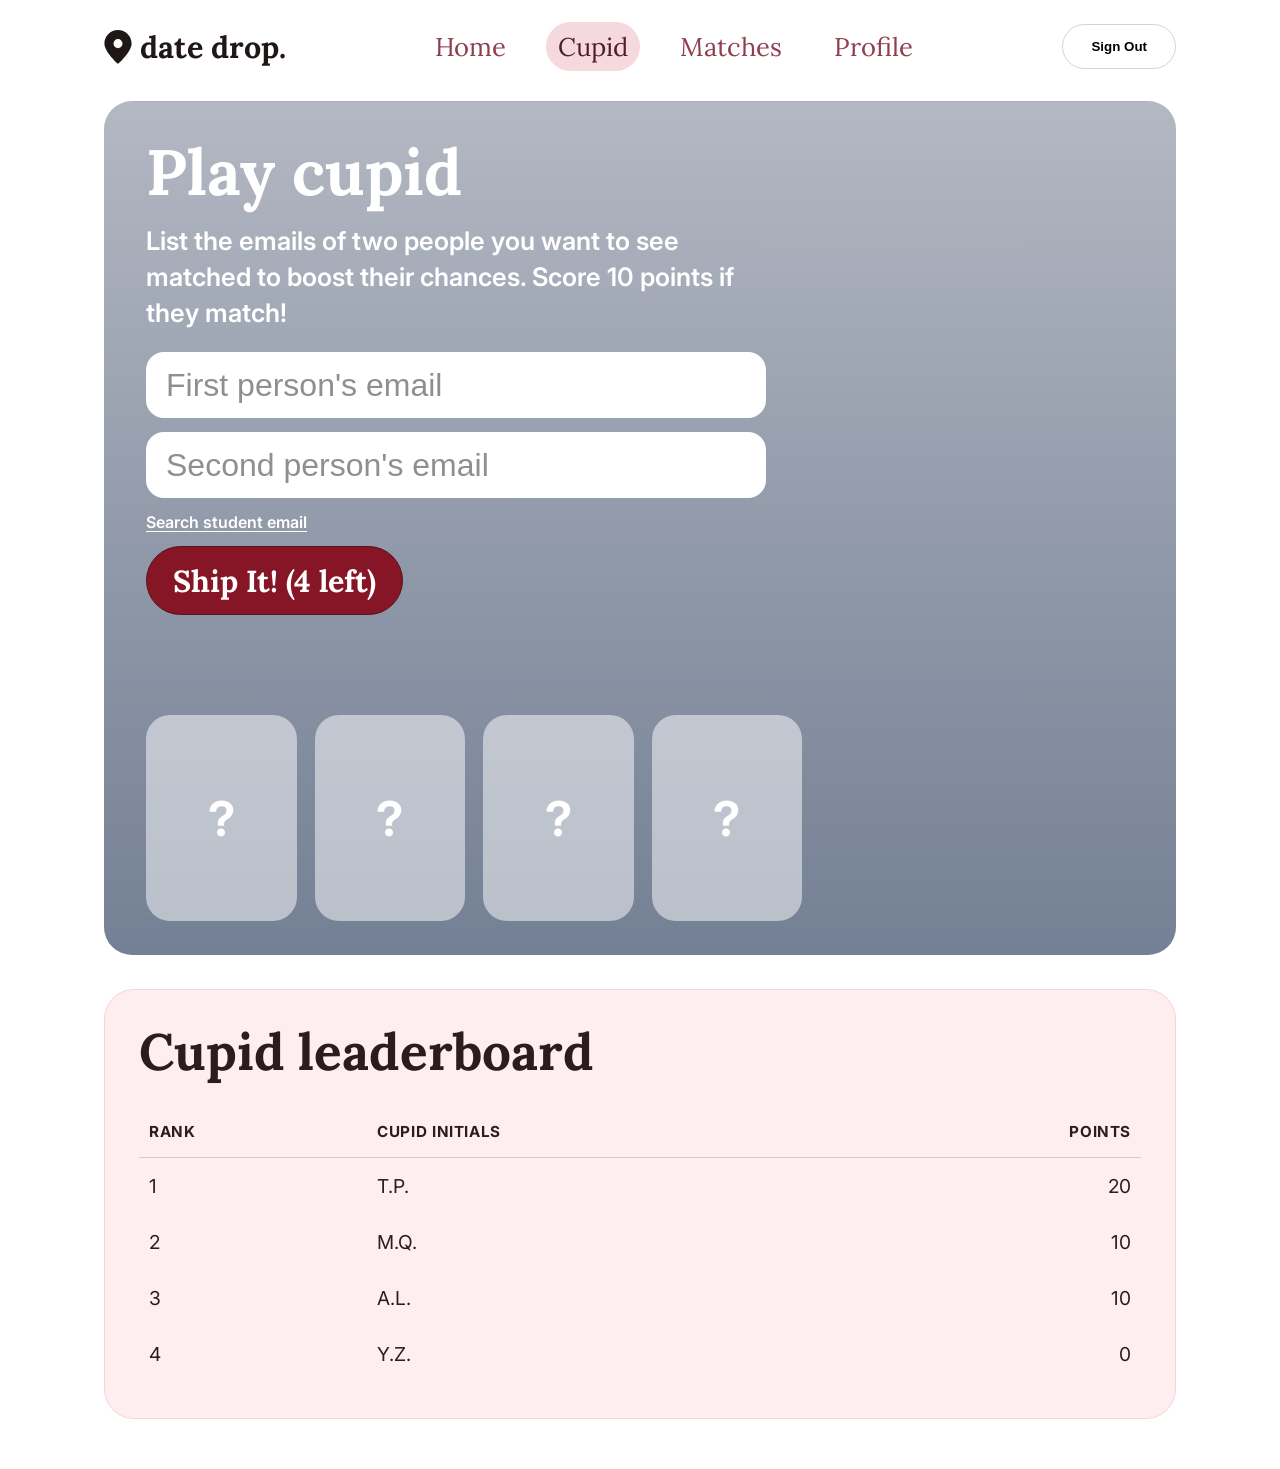
<file: cupid.html>
<!DOCTYPE html>
<html lang="en">
<head>
  <meta charset="UTF-8" />
  <meta name="viewport" content="width=device-width, initial-scale=1.0" />
  <title>Date Drop | Cupid</title>
  <link rel="preconnect" href="https://fonts.googleapis.com" />
  <link rel="preconnect" href="https://fonts.gstatic.com" crossorigin />
  <link href="https://fonts.googleapis.com/css2?family=Lora:wght@600;700&family=Inter:wght@400;500;600;700&display=swap" rel="stylesheet" />
  <link rel="stylesheet" href="cupid.css" />
</head>
<body class="cupid-body">
  <header class="topbar">
    <a href="/home" class="logo logo--dark">
      <svg class="logo-icon" viewBox="0 0 24 30" fill="currentColor" xmlns="http://www.w3.org/2000/svg">
        <path d="M12 0C5.373 0 0 5.373 0 12c0 7.5 12 18 12 18S24 19.5 24 12C24 5.373 18.627 0 12 0zm0 16a4 4 0 1 1 0-8 4 4 0 0 1 0 8z"/>
      </svg>
      <span>date drop.</span>
    </a>

    <nav class="menu">
      <a href="/home">Home</a>
      <a href="/cupid" class="is-active">Cupid</a>
      <a href="/home">Matches</a>
      <a href="#">Profile</a>
    </nav>

    <button class="signout-btn" type="button" onclick="window.location.href='/'">Sign Out</button>
  </header>

  <main class="cupid-shell">
    <section class="cupid-hero">
      <div class="cupid-hero-overlay"></div>
      <div class="cupid-hero-content">
        <h1>Play cupid</h1>
        <p>List the emails of two people you want to see matched to boost their chances. Score 10 points if they match!</p>

        <form id="cupidForm" class="cupid-form">
          <input id="firstEmail" type="email" placeholder="First person's email" required />
          <input id="secondEmail" type="email" placeholder="Second person's email" required />
          <a href="#" class="search-link">Search student email</a>
          <button id="shipBtn" type="submit" class="ship-btn">Ship It! (4 left)</button>
          <p id="shipStatus" class="ship-status" aria-live="polite"></p>
        </form>

        <div class="cupid-slots">
          <div class="slot">?</div>
          <div class="slot">?</div>
          <div class="slot">?</div>
          <div class="slot">?</div>
        </div>
      </div>
    </section>

    <section class="leaderboard">
      <h2>Cupid leaderboard</h2>
      <table>
        <thead>
          <tr>
            <th>Rank</th>
            <th>Cupid Initials</th>
            <th>Points</th>
          </tr>
        </thead>
        <tbody>
          <tr><td>1</td><td>T.P.</td><td>20</td></tr>
          <tr><td>2</td><td>M.Q.</td><td>10</td></tr>
          <tr><td>3</td><td>A.L.</td><td>10</td></tr>
          <tr><td>4</td><td>Y.Z.</td><td>0</td></tr>
        </tbody>
      </table>
    </section>
  </main>

  <script src="cupid.js"></script>
</body>
</html>
</file>
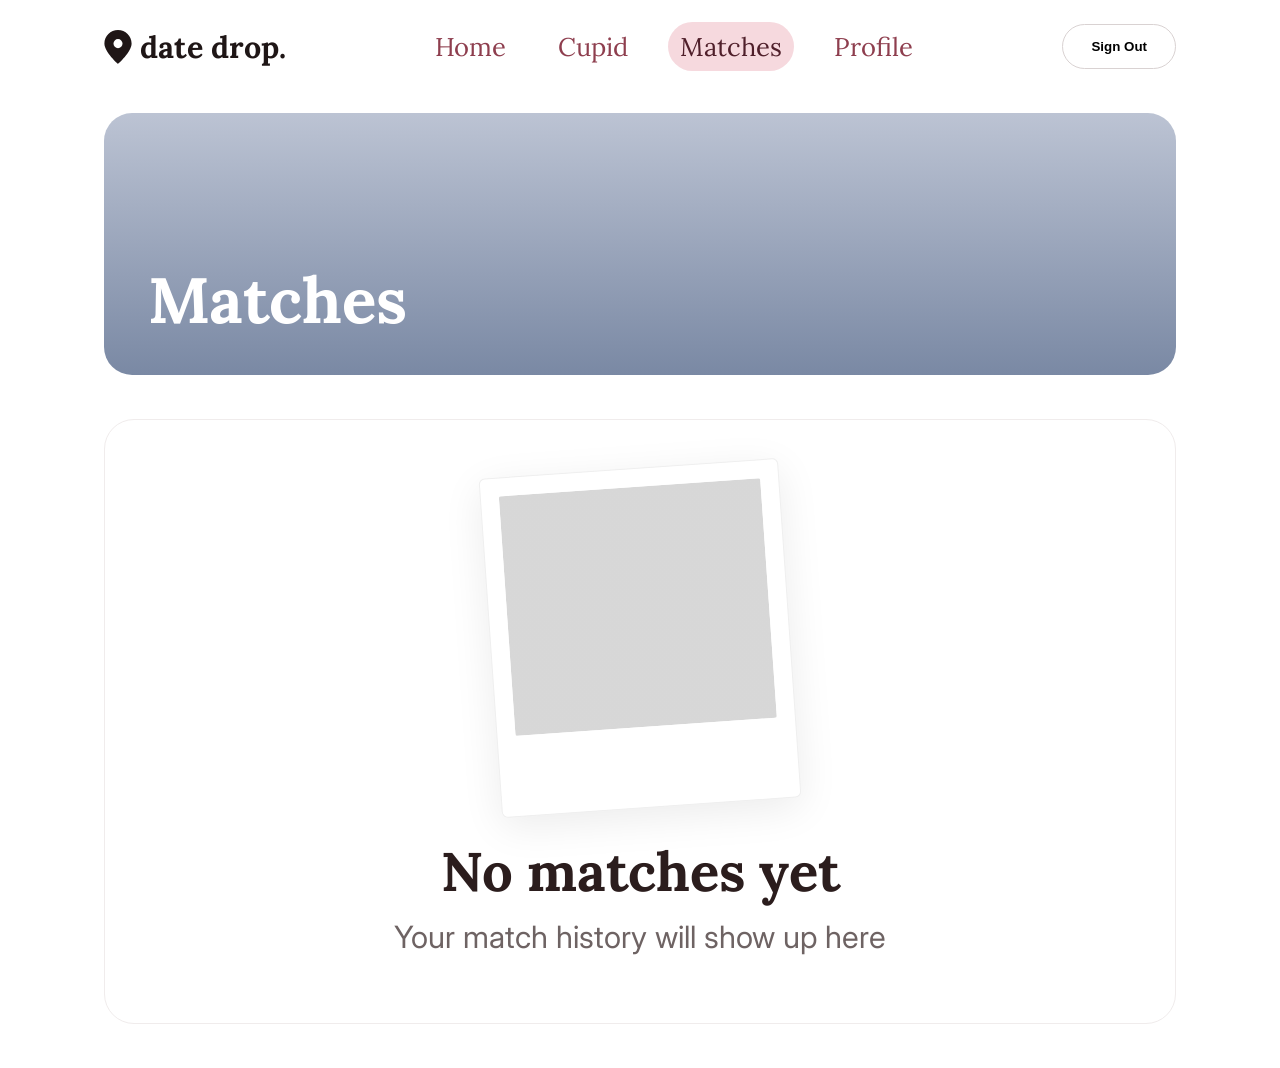
<file: home.html>
<!DOCTYPE html>
<html lang="en">
<head>
  <meta charset="UTF-8" />
  <meta name="viewport" content="width=device-width, initial-scale=1.0" />
  <title>Date Drop | Home</title>
  <link rel="preconnect" href="https://fonts.googleapis.com" />
  <link rel="preconnect" href="https://fonts.gstatic.com" crossorigin />
  <link href="https://fonts.googleapis.com/css2?family=Lora:wght@600;700&family=Inter:wght@400;500;600;700&display=swap" rel="stylesheet" />
  <link rel="stylesheet" href="home.css" />
</head>
<body class="home-body">
  <header class="topbar">
    <a href="/home" class="logo logo--dark">
      <svg class="logo-icon" viewBox="0 0 24 30" fill="currentColor" xmlns="http://www.w3.org/2000/svg">
        <path d="M12 0C5.373 0 0 5.373 0 12c0 7.5 12 18 12 18S24 19.5 24 12C24 5.373 18.627 0 12 0zm0 16a4 4 0 1 1 0-8 4 4 0 0 1 0 8z"/>
      </svg>
      <span>date drop.</span>
    </a>

    <nav class="menu">
      <a href="/home">Home</a>
      <a href="/cupid">Cupid</a>
      <a href="/home" class="is-active">Matches</a>
      <a href="#">Profile</a>
    </nav>

    <button class="signout-btn" type="button" onclick="window.location.href='/'">Sign Out</button>
  </header>

  <main class="home-shell">
    <section class="matches-hero">
      <h1>Matches</h1>
    </section>

    <section class="empty-state-card">
      <div class="polaroid">
        <div class="polaroid-photo"></div>
      </div>
      <h2>No matches yet</h2>
      <p>Your match history will show up here</p>
    </section>
  </main>
</body>
</html>
</file>
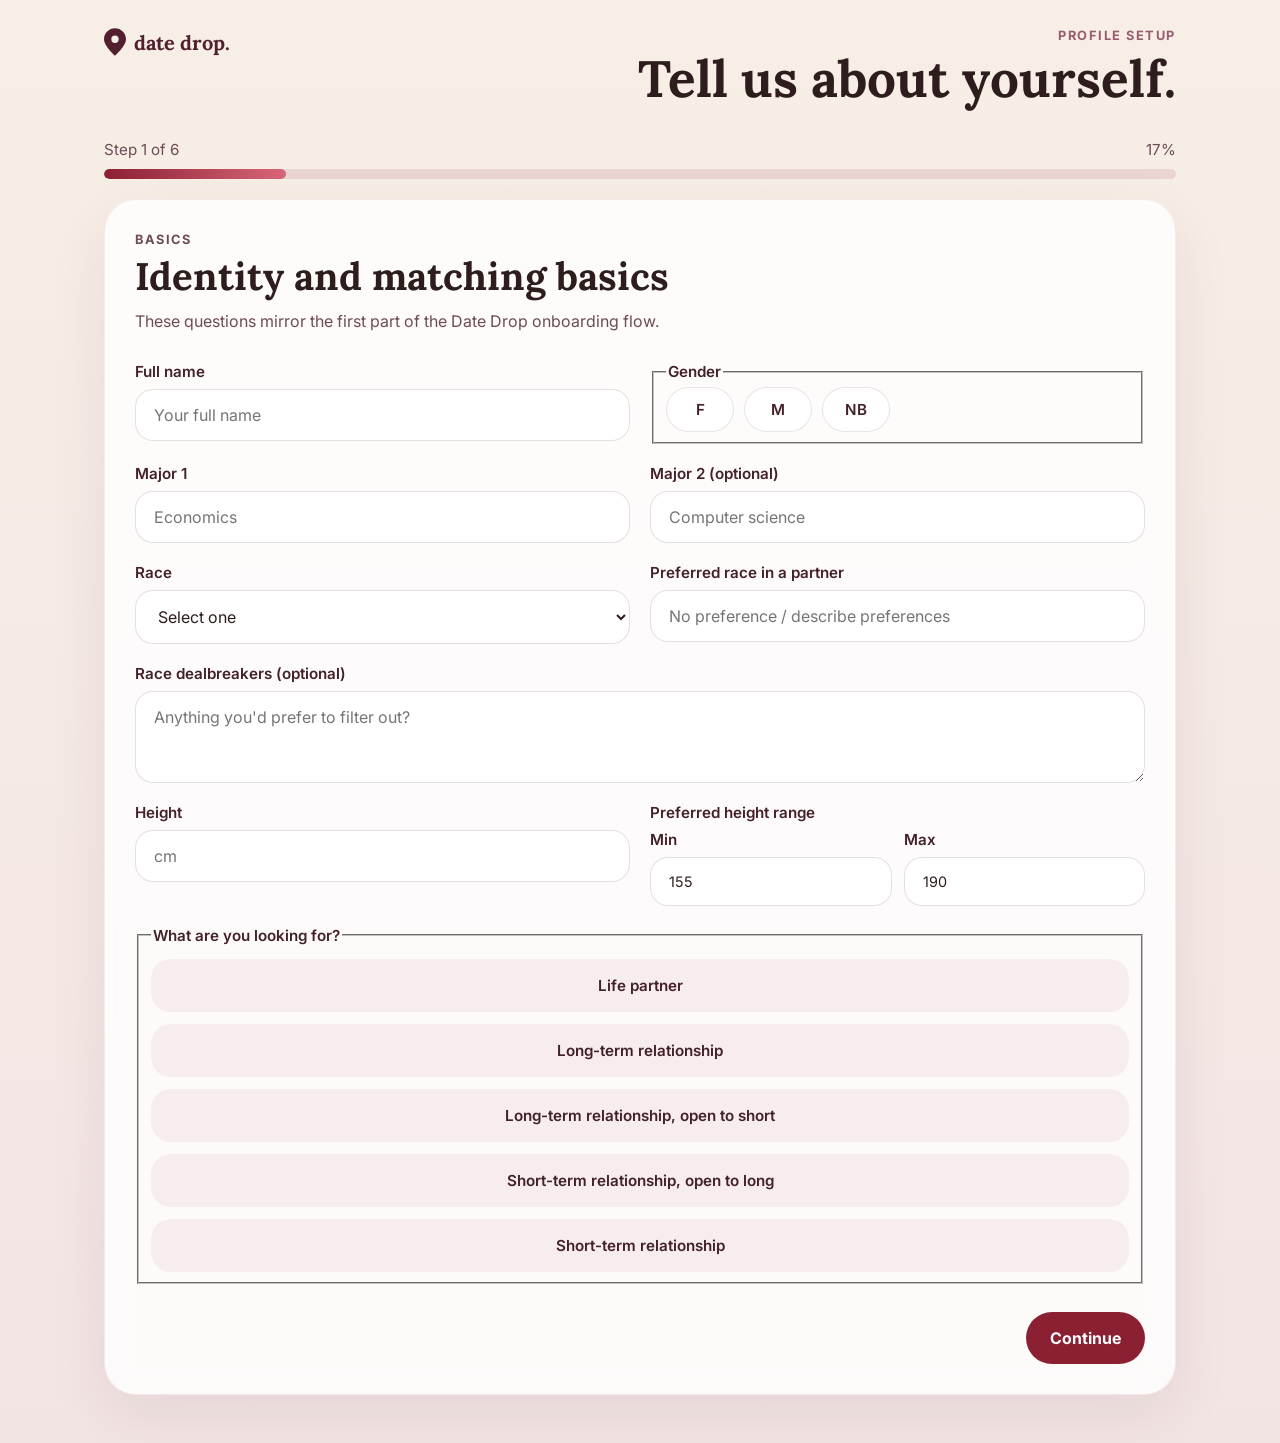
<file: questions.html>
<!DOCTYPE html>
<html lang="en">
<head>
  <meta charset="UTF-8" />
  <meta name="viewport" content="width=device-width, initial-scale=1.0" />
  <title>Date Drop | Questionnaire</title>
  <link rel="preconnect" href="https://fonts.googleapis.com" />
  <link rel="preconnect" href="https://fonts.gstatic.com" crossorigin />
  <link href="https://fonts.googleapis.com/css2?family=Lora:wght@400;600;700&family=Inter:wght@400;500;600;700&display=swap" rel="stylesheet" />
  <link rel="stylesheet" href="questions.css" />
</head>
<body class="questionnaire-body">
  <header class="questionnaire-header">
    <a href="/" class="logo logo--dark">
      <svg class="logo-icon" viewBox="0 0 24 30" fill="currentColor" xmlns="http://www.w3.org/2000/svg">
        <path d="M12 0C5.373 0 0 5.373 0 12c0 7.5 12 18 12 18S24 19.5 24 12C24 5.373 18.627 0 12 0zm0 16a4 4 0 1 1 0-8 4 4 0 0 1 0 8z"/>
      </svg>
      <span>date drop.</span>
    </a>
    <div class="header-copy">
      <p class="eyebrow">Profile setup</p>
      <h1>Tell us about yourself.</h1>
      <p id="emailBadge" class="email-badge"></p>
    </div>
  </header>

  <main class="questionnaire-shell">
    <section class="progress-panel">
      <div class="progress-meta">
        <span id="progressLabel">Step 1 of 6</span>
        <span id="progressPercent">17%</span>
      </div>
      <div class="progress-track">
        <div id="progressFill" class="progress-fill"></div>
      </div>
    </section>

    <form id="questionnaireForm" class="questionnaire-card">
      <section class="step is-active" data-step="1">
        <div class="step-heading">
          <p class="step-kicker">Basics</p>
          <h2>Identity and matching basics</h2>
          <p>These questions mirror the first part of the Date Drop onboarding flow.</p>
        </div>

        <div class="field-grid two-up">
          <label class="field">
            <span>Full name</span>
            <input type="text" name="fullName" placeholder="Your full name" required />
          </label>

          <fieldset class="field">
            <legend>Gender</legend>
            <div class="choice-row">
              <label class="pill-option"><input type="radio" name="gender" value="f" required /><span>F</span></label>
              <label class="pill-option"><input type="radio" name="gender" value="m" /><span>M</span></label>
              <label class="pill-option"><input type="radio" name="gender" value="nb" /><span>NB</span></label>
            </div>
          </fieldset>

          <label class="field">
            <span>Major 1</span>
            <input type="text" name="majorOne" placeholder="Economics" required />
          </label>

          <label class="field">
            <span>Major 2 (optional)</span>
            <input type="text" name="majorTwo" placeholder="Computer science" />
          </label>

          <label class="field">
            <span>Race</span>
            <select name="race" required>
              <option value="">Select one</option>
              <option>Asian</option>
              <option>Black</option>
              <option>Latino / Hispanic</option>
              <option>Middle Eastern</option>
              <option>Native / Indigenous</option>
              <option>South Asian</option>
              <option>White</option>
              <option>Mixed</option>
              <option>Other</option>
            </select>
          </label>

          <label class="field">
            <span>Preferred race in a partner</span>
            <input type="text" name="preferredRace" placeholder="No preference / describe preferences" />
          </label>

          <label class="field field--full">
            <span>Race dealbreakers (optional)</span>
            <textarea name="raceDealbreakers" rows="3" placeholder="Anything you'd prefer to filter out?"></textarea>
          </label>

          <label class="field">
            <span>Height</span>
            <input type="number" name="height" min="140" max="220" placeholder="cm" required />
          </label>

          <div class="field">
            <span>Preferred height range</span>
            <div class="range-pair">
              <label><span>Min</span><input type="number" name="preferredHeightMin" min="140" max="220" value="155" /></label>
              <label><span>Max</span><input type="number" name="preferredHeightMax" min="140" max="220" value="190" /></label>
            </div>
          </div>

          <fieldset class="field field--full">
            <legend>What are you looking for?</legend>
            <div class="stacked-options">
              <label class="stacked-option"><input type="radio" name="relationshipGoal" value="Life partner" required /><span>Life partner</span></label>
              <label class="stacked-option"><input type="radio" name="relationshipGoal" value="Long-term relationship" /><span>Long-term relationship</span></label>
              <label class="stacked-option"><input type="radio" name="relationshipGoal" value="Long-term relationship, open to short" /><span>Long-term relationship, open to short</span></label>
              <label class="stacked-option"><input type="radio" name="relationshipGoal" value="Short-term relationship, open to long" /><span>Short-term relationship, open to long</span></label>
              <label class="stacked-option"><input type="radio" name="relationshipGoal" value="Short-term relationship" /><span>Short-term relationship</span></label>
            </div>
          </fieldset>
        </div>
      </section>

      <section class="step" data-step="2">
        <div class="step-heading">
          <p class="step-kicker">Preferences</p>
          <h2>Age, graduation, religion, and values</h2>
          <p>We also included the two “I want to be a ____ person” grids from your screenshots.</p>
        </div>

        <div class="field-grid two-up">
          <label class="field">
            <span>Date of birth</span>
            <input type="date" name="birthDate" required />
          </label>

          <div class="field">
            <span>Preferred age range</span>
            <div class="range-pair">
              <label><span>Min</span><input type="number" name="preferredAgeMin" min="18" max="60" value="18" /></label>
              <label><span>Max</span><input type="number" name="preferredAgeMax" min="18" max="60" value="26" /></label>
            </div>
          </div>

          <label class="field">
            <span>Graduation year</span>
            <select name="gradYear" required>
              <option value="">Select one</option>
              <option>2026</option>
              <option>2027</option>
              <option>2028</option>
              <option>2029</option>
              <option>2030</option>
            </select>
          </label>

          <label class="field">
            <span>Preferred graduation-year range</span>
            <select name="gradPreference" required>
              <option value="">Select one</option>
              <option>Same year only</option>
              <option>Within 1 year</option>
              <option>Within 2 years</option>
              <option>No preference</option>
            </select>
          </label>

          <label class="field">
            <span>Religion</span>
            <input type="text" name="religion" placeholder="Agnostic, Buddhist, Christian..." />
          </label>

          <label class="field">
            <span>Preferred religion in partner</span>
            <input type="text" name="preferredReligion" placeholder="No preference / describe" />
          </label>

          <label class="field field--full">
            <span>List a few things you'd like to do on a date</span>
            <textarea name="dateIdeas" rows="3" placeholder="Coffee walk, museum date, late-night noodles..."></textarea>
          </label>
        </div>

        <div class="selection-card">
          <div class="selection-card__header">
            <h3>I want to be a ____ person</h3>
            <p>Select up to 5.</p>
          </div>
          <div id="selfTraits" class="chip-grid"></div>
        </div>

        <div class="selection-card">
          <div class="selection-card__header">
            <h3>I want my partner to be a ____ person</h3>
            <p>Select up to 5.</p>
          </div>
          <div id="partnerTraits" class="chip-grid"></div>
        </div>
      </section>

      <section class="step" data-step="3">
        <div class="step-heading">
          <p class="step-kicker">Beliefs</p>
          <h2>Big-picture compatibility questions</h2>
          <p>Rate each from 1 to 7, from strongly disagree to strongly agree.</p>
        </div>
        <div id="scaleGroupOne" class="scale-list"></div>
      </section>

      <section class="step" data-step="4">
        <div class="step-heading">
          <p class="step-kicker">Lifestyle</p>
          <h2>Habits, politics, and relationship style</h2>
          <p>These are the longer slider prompts from the middle screenshots.</p>
        </div>
        <div id="scaleGroupTwo" class="scale-list"></div>
      </section>

      <section class="step" data-step="5">
        <div class="step-heading">
          <p class="step-kicker">Wrap-up</p>
          <h2>Final profile details</h2>
          <p>This section follows the last screenshot: social proof, photo, and commitment.</p>
        </div>

        <div id="scaleGroupThree" class="scale-list"></div>

        <div class="field-grid two-up">
          <label class="field field--full">
            <span>Close friends to invite (up to 5, comma-separated)</span>
            <textarea name="friends" rows="3" placeholder="Alice, Ben, Chen, Divya, Eli"></textarea>
          </label>

          <label class="field field--full">
            <span>Upload profile picture</span>
            <input type="file" id="photoUpload" accept="image/*" />
          </label>

          <div id="photoPreview" class="photo-preview" hidden>
            <img id="photoPreviewImage" alt="Profile preview" />
          </div>
        </div>
      </section>

      <section class="step" data-step="6">
        <div class="step-heading">
          <p class="step-kicker">Logistics</p>
          <h2>Phone confirmation and finish</h2>
          <p>The original flow ends with a QR-based phone confirmation. For now, this page keeps the structure but finishes locally.</p>
        </div>

        <div class="logistics-card">
          <div class="qr-placeholder">
            <div class="qr-grid"></div>
          </div>
          <div class="logistics-copy">
            <h3>Verify your phone</h3>
            <p>Send us a quick text to verify your number and save our contact. We’ll add the real QR / SMS step later.</p>
            <label class="field">
              <span>Phone number</span>
              <input type="tel" name="phoneNumber" placeholder="+86 138 0000 0000" />
            </label>
            <label class="field">
              <span>Anything else you'd like your match to know?</span>
              <textarea name="finalNotes" rows="4" placeholder="Optional notes, dealbreakers, or fun facts"></textarea>
            </label>
          </div>
        </div>

        <div class="complete-panel" id="completePanel" hidden>
          <h3>Profile complete</h3>
          <p>Your answers are being saved. You will be redirected to your home page.</p>
        </div>
      </section>

      <div class="form-actions">
        <button type="button" id="prevBtn" class="btn-ghost">Back</button>
        <button type="button" id="nextBtn" class="btn-primary">Continue</button>
        <button type="submit" id="submitBtn" class="btn-primary" hidden>Finish profile</button>
      </div>
    </form>
  </main>

  <script src="questions.js"></script>
</body>
</html>
</file>
<file: cupid.css>
*,
*::before,
*::after {
  box-sizing: border-box;
}

body {
  margin: 0;
  font-family: 'Inter', system-ui, sans-serif;
  color: #2b1d1d;
  background: #ffffff;
}

a {
  color: inherit;
  text-decoration: none;
}

.cupid-body {
  min-height: 100vh;
}

.topbar {
  max-width: 1120px;
  margin: 0 auto;
  padding: 22px 24px;
  display: flex;
  align-items: center;
  justify-content: space-between;
  gap: 20px;
}

.logo {
  display: inline-flex;
  align-items: center;
  gap: 8px;
  font-family: 'Lora', serif;
  font-size: 1.9rem;
  font-weight: 700;
}

.logo-icon {
  width: 28px;
  height: 34px;
}

.logo--dark {
  color: #1f1616;
}

.menu {
  display: inline-flex;
  align-items: center;
  gap: 28px;
  font-family: 'Lora', serif;
  font-size: 1.6rem;
  color: #8e3e4e;
}

.menu a {
  padding: 8px 12px;
  border-radius: 999px;
}

.menu a.is-active {
  background: #f6d9de;
  color: #4f1f2a;
}

.signout-btn {
  border: 1px solid #d9d2d2;
  border-radius: 999px;
  padding: 14px 28px;
  background: white;
  font-weight: 600;
  cursor: pointer;
}

.cupid-shell {
  max-width: 1120px;
  margin: 0 auto;
  padding: 8px 24px 50px;
}

.cupid-hero {
  position: relative;
  border-radius: 28px;
  overflow: hidden;
  background:
    linear-gradient(180deg, rgba(73, 91, 133, 0.28), rgba(71, 98, 143, 0.58)),
    url("https://images.unsplash.com/photo-1518199266791-5375a83190b7?w=1400&q=80");
  background-size: cover;
  background-position: center;
  min-height: 620px;
}

.cupid-hero-overlay {
  position: absolute;
  inset: 0;
  background: linear-gradient(180deg, rgba(0, 0, 0, 0.12), rgba(0, 0, 0, 0.22));
}

.cupid-hero-content {
  position: relative;
  z-index: 2;
  color: #fff;
  padding: 30px 42px 34px;
  max-width: 740px;
}

.cupid-hero h1 {
  margin: 0 0 10px;
  font-family: 'Lora', serif;
  font-size: clamp(2.4rem, 5vw, 4rem);
}

.cupid-hero p {
  margin: 0 0 22px;
  max-width: 620px;
  font-size: clamp(1rem, 2vw, 1.9rem);
  font-weight: 600;
  line-height: 1.4;
}

.cupid-form {
  display: grid;
  gap: 14px;
  max-width: 620px;
}

.cupid-form input {
  height: 66px;
  border: none;
  border-radius: 18px;
  padding: 0 20px;
  font-size: 2rem;
  color: #292929;
}

.cupid-form input::placeholder {
  color: #8f8f8f;
}

.search-link {
  text-decoration: underline;
  text-underline-offset: 3px;
  font-weight: 600;
  width: fit-content;
}

.ship-btn {
  width: fit-content;
  border: 1px solid #5a0f17;
  border-radius: 999px;
  padding: 14px 26px;
  background: #861625;
  color: #fff;
  font-size: 1.9rem;
  font-family: 'Lora', serif;
  font-weight: 700;
  cursor: pointer;
}

.ship-btn:disabled {
  opacity: 0.65;
  cursor: not-allowed;
}

.ship-status {
  min-height: 1.4em;
  margin: 0;
  font-size: 1rem;
  font-weight: 600;
  color: #fff2d8;
}

.cupid-slots {
  margin-top: 28px;
  display: grid;
  grid-template-columns: repeat(4, minmax(0, 1fr));
  gap: 18px;
  max-width: 1000px;
}

.slot {
  min-height: 206px;
  border-radius: 24px;
  background: rgba(255, 255, 255, 0.5);
  backdrop-filter: blur(1px);
  display: grid;
  place-items: center;
  font-size: 3rem;
  font-weight: 700;
}

.leaderboard {
  margin-top: 34px;
  border-radius: 30px;
  padding: 28px 34px 36px;
  background: #ffeef0;
  border: 1px solid #f2d5da;
}

.leaderboard h2 {
  margin: 0 0 22px;
  font-family: 'Lora', serif;
  font-size: clamp(2rem, 4vw, 3.8rem);
}

.leaderboard table {
  width: 100%;
  border-collapse: collapse;
}

.leaderboard th,
.leaderboard td {
  text-align: left;
  padding: 16px 10px;
}

.leaderboard thead th {
  font-size: 0.95rem;
  letter-spacing: 0.04em;
  text-transform: uppercase;
  border-bottom: 1px solid #eac2cb;
}

.leaderboard tbody td {
  font-size: 1.2rem;
}

.leaderboard th:last-child,
.leaderboard td:last-child {
  text-align: right;
}

@media (max-width: 980px) {
  .topbar {
    flex-wrap: wrap;
  }

  .menu {
    order: 3;
    width: 100%;
    justify-content: center;
  }

  .cupid-form input {
    font-size: 1.15rem;
    height: 54px;
  }

  .ship-btn {
    font-size: 1.35rem;
  }
}

@media (max-width: 760px) {
  .menu {
    font-size: 1.1rem;
    gap: 12px;
    flex-wrap: wrap;
  }

  .signout-btn {
    padding: 10px 16px;
  }

  .cupid-shell {
    padding-left: 16px;
    padding-right: 16px;
  }

  .cupid-hero-content {
    padding: 22px 20px 24px;
  }

  .cupid-slots {
    grid-template-columns: repeat(2, minmax(0, 1fr));
  }

  .slot {
    min-height: 120px;
    font-size: 2rem;
  }

  .leaderboard {
    padding: 18px 18px 24px;
  }

  .leaderboard tbody td {
    font-size: 1rem;
  }
}
</file>
<file: home.css>
*,
*::before,
*::after {
  box-sizing: border-box;
}

body {
  margin: 0;
  font-family: 'Inter', system-ui, sans-serif;
  color: #2b1d1d;
}

a {
  color: inherit;
  text-decoration: none;
}

.home-body {
  min-height: 100vh;
  background: #ffffff;
}

.topbar {
  max-width: 1120px;
  margin: 0 auto;
  padding: 22px 24px;
  display: flex;
  align-items: center;
  justify-content: space-between;
  gap: 20px;
}

.logo {
  display: inline-flex;
  align-items: center;
  gap: 8px;
  font-family: 'Lora', serif;
  font-size: 1.9rem;
  font-weight: 700;
}

.logo-icon {
  width: 28px;
  height: 34px;
}

.logo--dark {
  color: #1f1616;
}

.menu {
  display: inline-flex;
  align-items: center;
  gap: 28px;
  font-family: 'Lora', serif;
  font-size: 1.6rem;
  color: #8e3e4e;
}

.menu a {
  padding: 8px 12px;
  border-radius: 999px;
}

.menu a.is-active {
  background: #f6d9de;
  color: #4f1f2a;
}

.signout-btn {
  border: 1px solid #d9d2d2;
  border-radius: 999px;
  padding: 14px 28px;
  background: white;
  font-weight: 600;
  cursor: pointer;
}

.home-shell {
  max-width: 1120px;
  margin: 0 auto;
  padding: 20px 24px 44px;
}

.matches-hero {
  min-height: 262px;
  border-radius: 28px;
  padding: 34px 44px;
  display: flex;
  align-items: flex-end;
  background:
    linear-gradient(180deg, rgba(63, 84, 130, 0.35), rgba(40, 64, 108, 0.62)),
    url("https://images.unsplash.com/photo-1506744038136-46273834b3fb?w=1400&q=80");
  background-size: cover;
  background-position: center 42%;
}

.matches-hero h1 {
  margin: 0;
  color: #ffffff;
  font-family: 'Lora', serif;
  font-size: clamp(2.8rem, 5vw, 4.8rem);
}

.empty-state-card {
  margin-top: 44px;
  min-height: 540px;
  border: 1px solid #f0ecec;
  border-radius: 30px;
  background: #fff;
  display: grid;
  place-items: center;
  text-align: center;
  padding: 48px 20px 68px;
}

.polaroid {
  width: 300px;
  height: 340px;
  background: #ffffff;
  border: 1px solid #efefef;
  box-shadow: 0 10px 40px rgba(18, 18, 18, 0.08);
  border-radius: 6px;
  padding: 18px;
  transform: rotate(-4deg);
  margin-bottom: 28px;
}

.polaroid-photo {
  width: 100%;
  height: 240px;
  border-radius: 2px;
  background:
    linear-gradient(180deg, rgba(34, 34, 34, 0.18), rgba(34, 34, 34, 0.18)),
    url("https://images.unsplash.com/photo-1516589178581-6cd7833ae3b2?w=900&q=80");
  background-size: cover;
  background-position: center;
  filter: grayscale(1);
}

.empty-state-card h2 {
  margin: 0 0 12px;
  font-family: 'Lora', serif;
  font-size: clamp(2.1rem, 5vw, 3.4rem);
}

.empty-state-card p {
  margin: 0;
  font-size: clamp(1.2rem, 2.4vw, 2rem);
  color: #6e6363;
}

@media (max-width: 960px) {
  .topbar {
    flex-wrap: wrap;
  }

  .menu {
    order: 3;
    width: 100%;
    justify-content: center;
  }
}

@media (max-width: 700px) {
  .logo {
    font-size: 1.5rem;
  }

  .menu {
    font-size: 1.1rem;
    gap: 12px;
    flex-wrap: wrap;
  }

  .signout-btn {
    padding: 10px 16px;
  }

  .matches-hero {
    min-height: 190px;
    padding: 20px;
    border-radius: 20px;
  }

  .empty-state-card {
    min-height: 420px;
    margin-top: 24px;
    border-radius: 20px;
  }

  .polaroid {
    width: 230px;
    height: 270px;
  }

  .polaroid-photo {
    height: 185px;
  }
}
</file>
<file: questions.css>
*,
*::before,
*::after {
  box-sizing: border-box;
}

body {
  margin: 0;
  font-family: 'Inter', system-ui, sans-serif;
  color: #2d1d1d;
  background: linear-gradient(180deg, #f7efe6 0%, #f3e4e4 100%);
}

a {
  color: inherit;
  text-decoration: none;
}

input,
textarea,
select,
button {
  font: inherit;
}

.questionnaire-body {
  min-height: 100vh;
}

.questionnaire-header {
  max-width: 1120px;
  margin: 0 auto;
  padding: 28px 24px 20px;
  display: flex;
  justify-content: space-between;
  align-items: flex-start;
  gap: 24px;
}

.logo {
  display: inline-flex;
  align-items: center;
  gap: 8px;
  font-family: 'Lora', serif;
  font-size: 1.25rem;
  font-weight: 700;
}

.logo-icon {
  width: 22px;
  height: 28px;
}

.logo--dark {
  color: #521f2f;
}

.header-copy {
  max-width: 620px;
  text-align: right;
}

.eyebrow {
  margin: 0 0 8px;
  font-size: 0.8rem;
  font-weight: 700;
  letter-spacing: 0.12em;
  text-transform: uppercase;
  color: #995b6f;
}

.header-copy h1 {
  margin: 0;
  font-family: 'Lora', serif;
  font-size: clamp(2rem, 4vw, 3.3rem);
  line-height: 1.08;
}

.email-badge {
  margin: 14px 0 0;
  color: #6d4b56;
  font-weight: 500;
}

.questionnaire-shell {
  max-width: 1120px;
  margin: 0 auto;
  padding: 0 24px 48px;
}

.progress-panel {
  margin-bottom: 20px;
}

.progress-meta {
  display: flex;
  justify-content: space-between;
  margin-bottom: 10px;
  font-size: 0.95rem;
  color: #6d4b56;
}

.progress-track {
  width: 100%;
  height: 10px;
  border-radius: 999px;
  background: rgba(140, 32, 51, 0.12);
  overflow: hidden;
}

.progress-fill {
  width: 16.67%;
  height: 100%;
  border-radius: inherit;
  background: linear-gradient(90deg, #8c2033, #d86678);
  transition: width 0.2s ease;
}

.questionnaire-card {
  padding: 30px;
  border-radius: 32px;
  background: rgba(255, 255, 255, 0.82);
  border: 1px solid rgba(140, 32, 51, 0.08);
  box-shadow: 0 20px 60px rgba(65, 21, 33, 0.08);
  backdrop-filter: blur(12px);
}

.step {
  display: none;
}

.step.is-active {
  display: block;
}

.step-heading {
  margin-bottom: 28px;
}

.step-kicker {
  margin: 0 0 8px;
  color: #995b6f;
  font-size: 0.8rem;
  font-weight: 700;
  letter-spacing: 0.12em;
  text-transform: uppercase;
}

.step-heading h2 {
  margin: 0 0 8px;
  font-family: 'Lora', serif;
  font-size: clamp(1.6rem, 3vw, 2.4rem);
}

.step-heading p {
  margin: 0;
  color: #6d4b56;
  line-height: 1.6;
}

.field-grid {
  display: grid;
  gap: 20px;
}

.two-up {
  grid-template-columns: repeat(2, minmax(0, 1fr));
}

.field {
  display: flex;
  flex-direction: column;
  gap: 8px;
}

.field--full {
  grid-column: 1 / -1;
}

.field span,
.field legend {
  font-size: 0.95rem;
  font-weight: 600;
  color: #442129;
}

.field input,
.field textarea,
.field select {
  width: 100%;
  padding: 15px 18px;
  border-radius: 18px;
  border: 1px solid rgba(82, 31, 47, 0.14);
  background: white;
  color: #2d1d1d;
  outline: none;
  transition: border-color 0.2s ease, box-shadow 0.2s ease;
}

.field input:focus,
.field textarea:focus,
.field select:focus {
  border-color: #8c2033;
  box-shadow: 0 0 0 3px rgba(140, 32, 51, 0.12);
}

.choice-row {
  display: flex;
  flex-wrap: wrap;
  gap: 10px;
}

.pill-option,
.stacked-option {
  position: relative;
}

.pill-option input,
.stacked-option input,
.chip input {
  position: absolute;
  opacity: 0;
  pointer-events: none;
}

.pill-option span {
  display: inline-flex;
  align-items: center;
  justify-content: center;
  min-width: 68px;
  padding: 12px 16px;
  border-radius: 999px;
  background: white;
  border: 1px solid rgba(82, 31, 47, 0.12);
  cursor: pointer;
  font-weight: 600;
}

.pill-option input:checked + span,
.stacked-option input:checked + span,
.chip input:checked + span {
  background: #8c2033;
  color: white;
  border-color: #8c2033;
}

.stacked-options {
  display: grid;
  gap: 12px;
  margin-top: 8px;
}

.stacked-option span {
  display: block;
  padding: 16px 18px;
  border-radius: 20px;
  background: #f7ecee;
  border: 1px solid transparent;
  cursor: pointer;
  text-align: center;
}

.range-pair {
  display: grid;
  grid-template-columns: repeat(2, minmax(0, 1fr));
  gap: 12px;
}

.range-pair label {
  display: flex;
  flex-direction: column;
  gap: 8px;
  font-size: 0.9rem;
  color: #6d4b56;
}

.selection-card,
.logistics-card {
  padding: 22px;
  margin-top: 24px;
  border-radius: 28px;
  background: #f6e3e3;
}

.selection-card__header {
  display: flex;
  justify-content: space-between;
  gap: 16px;
  align-items: baseline;
  margin-bottom: 18px;
}

.selection-card__header h3,
.logistics-copy h3,
.complete-panel h3 {
  margin: 0;
  font-family: 'Lora', serif;
  font-size: 1.4rem;
}

.selection-card__header p,
.logistics-copy p,
.complete-panel p {
  margin: 0;
  color: #6d4b56;
  line-height: 1.6;
}

.chip-grid {
  display: grid;
  grid-template-columns: repeat(2, minmax(0, 1fr));
  gap: 12px;
}

.chip span {
  display: flex;
  align-items: center;
  gap: 10px;
  width: 100%;
  padding: 14px 16px;
  border-radius: 999px;
  background: white;
  border: 1px solid rgba(82, 31, 47, 0.12);
  cursor: pointer;
}

.chip span::before {
  content: '';
  width: 16px;
  height: 16px;
  border-radius: 5px;
  border: 1px solid rgba(82, 31, 47, 0.28);
  background: white;
  flex-shrink: 0;
}

.chip input:checked + span::before {
  background: white;
  border-color: white;
  box-shadow: inset 0 0 0 4px #8c2033;
}

.helper-text {
  margin: 12px 0 0;
  font-size: 0.9rem;
  color: #8c2033;
}

.scale-list {
  display: grid;
  gap: 16px;
}

.scale-card {
  padding: 20px;
  border-radius: 24px;
  background: white;
  border: 1px solid rgba(82, 31, 47, 0.1);
}

.scale-card h3 {
  margin: 0 0 14px;
  font-size: 1rem;
  line-height: 1.55;
  font-weight: 600;
}

.scale-meta {
  display: flex;
  justify-content: space-between;
  margin-bottom: 10px;
  font-size: 0.85rem;
  color: #7f6770;
}

.scale-control {
  display: grid;
  grid-template-columns: 1fr auto;
  gap: 16px;
  align-items: center;
}

.scale-control input[type="range"] {
  width: 100%;
  accent-color: #8c2033;
}

.scale-value {
  min-width: 44px;
  padding: 8px 10px;
  border-radius: 999px;
  text-align: center;
  background: #f7ecee;
  color: #8c2033;
  font-weight: 700;
}

.photo-preview {
  grid-column: 1 / -1;
  padding: 12px;
  border-radius: 20px;
  background: #f7ecee;
}

.photo-preview img {
  display: block;
  width: 100%;
  max-width: 240px;
  border-radius: 18px;
}

.logistics-card {
  display: grid;
  grid-template-columns: 220px 1fr;
  gap: 24px;
  align-items: center;
}

.qr-placeholder {
  display: flex;
  align-items: center;
  justify-content: center;
  padding: 20px;
  border-radius: 24px;
  background: white;
}

.qr-grid {
  width: 160px;
  height: 160px;
  border-radius: 16px;
  background:
    linear-gradient(90deg, #521f2f 10px, transparent 10px) 0 0 / 32px 32px,
    linear-gradient(#521f2f 10px, transparent 10px) 0 0 / 32px 32px,
    linear-gradient(90deg, transparent 22px, #521f2f 22px) 0 0 / 32px 32px,
    linear-gradient(transparent 22px, #521f2f 22px) 0 0 / 32px 32px,
    #fff;
}

.complete-panel {
  margin-top: 24px;
  padding: 22px;
  border-radius: 24px;
  background: #edf8ef;
  border: 1px solid #cfe9d3;
}

.form-actions {
  margin-top: 28px;
  display: flex;
  justify-content: space-between;
  gap: 12px;
}

.btn-primary,
.btn-ghost {
  border: none;
  border-radius: 999px;
  padding: 16px 24px;
  cursor: pointer;
  font-weight: 700;
  transition: transform 0.15s ease, opacity 0.2s ease;
}

.btn-primary {
  background: #8c2033;
  color: white;
}

.btn-ghost {
  background: rgba(82, 31, 47, 0.08);
  color: #521f2f;
}

.btn-primary:hover,
.btn-ghost:hover {
  transform: translateY(-1px);
}

@media (max-width: 900px) {
  .questionnaire-header {
    flex-direction: column;
  }

  .header-copy {
    text-align: left;
  }

  .two-up,
  .chip-grid,
  .logistics-card {
    grid-template-columns: 1fr;
  }
}

@media (max-width: 640px) {
  .questionnaire-shell,
  .questionnaire-header {
    padding-left: 16px;
    padding-right: 16px;
  }

  .questionnaire-card {
    padding: 20px;
    border-radius: 24px;
  }

  .form-actions {
    flex-direction: column-reverse;
  }

  .btn-primary,
  .btn-ghost {
    width: 100%;
  }
}
</file>
